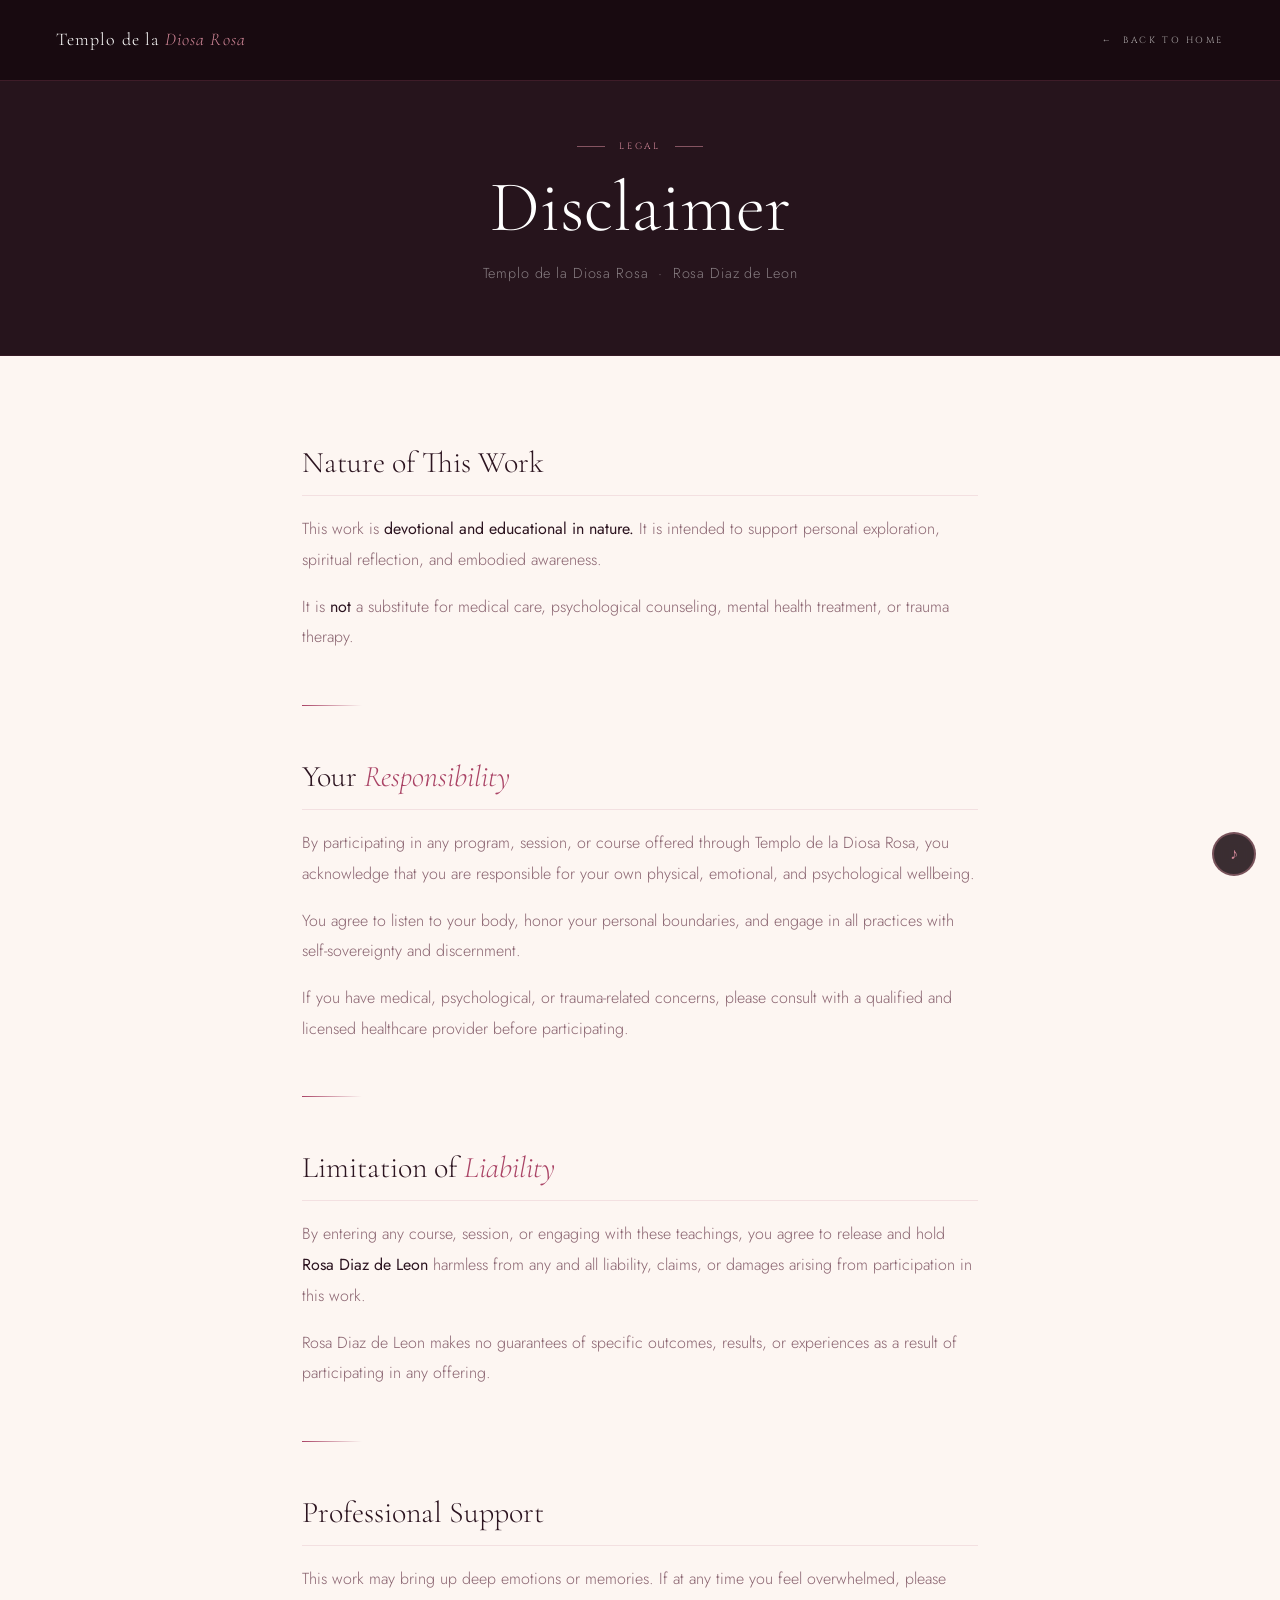
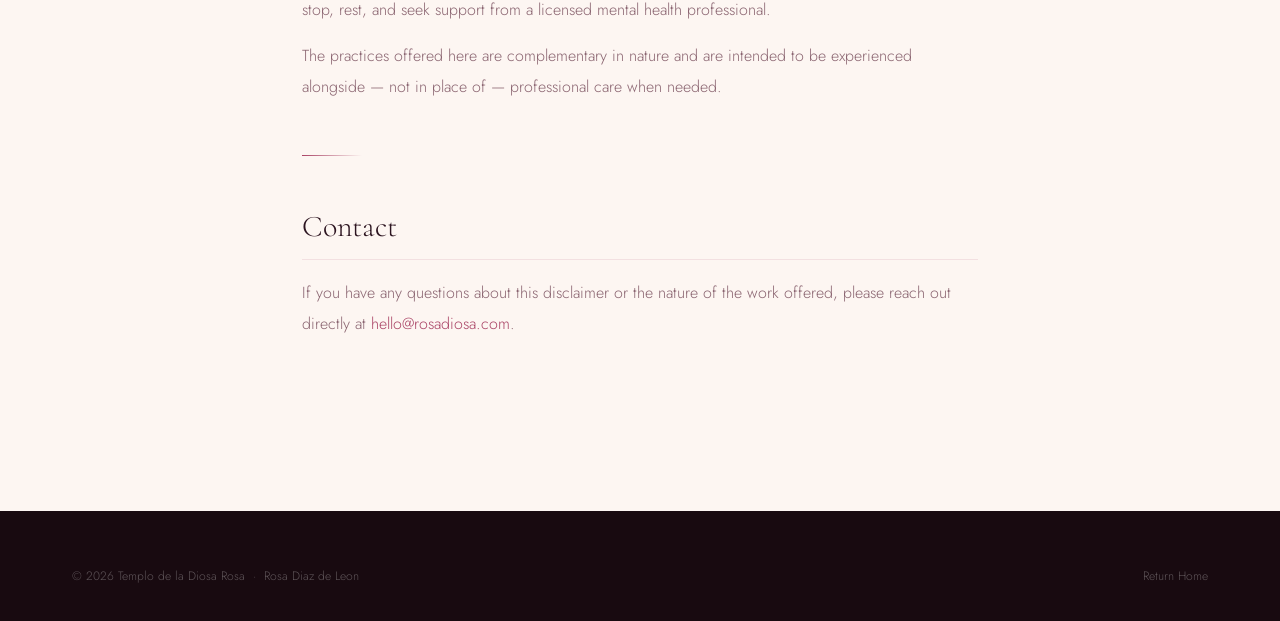
<file: disclaimer.html>
<!DOCTYPE html>
<html lang="en">
<head>
<meta charset="UTF-8">
<meta name="viewport" content="width=device-width, initial-scale=1.0">
<title>Disclaimer &mdash; Templo de la Diosa Rosa</title>
<meta name="description" content="A sacred space for women to remember their power, their bodies, and their inner medicine. With Rosa Diaz de Leon.">
<meta property="og:site_name" content="Templo de la Diosa Rosa">
<meta property="og:title" content="Disclaimer — Templo de la Diosa Rosa">
<meta property="og:description" content="A sacred space for women to remember their power, their bodies, and their inner medicine. With Rosa Diaz de Leon.">
<meta property="og:image" content="https://www.rosadiosa.com/rosa-social-share-image.jpg">
<meta property="og:url" content="https://www.rosadiosa.com/disclaimer">
<meta property="og:type" content="website">
<meta name="twitter:card" content="summary_large_image">
<meta name="twitter:image" content="https://www.rosadiosa.com/rosa-social-share-image.jpg">
<link rel="icon" type="image/png" href="favicon.png">
<link href="https://fonts.googleapis.com/css2?family=Cormorant+Garamond:ital,wght@0,300;0,400;1,300;1,400;1,500&family=Cinzel:wght@400;500&family=Jost:wght@200;300;400&display=swap" rel="stylesheet">
<style>
:root{
  --cream:#FDF6F2;--parch:#F5EAE4;
  --rose-pale:#D4899A;--rose:#AA4466;--rose-deep:#7A2842;
  --dark:#180A10;--bark:#26141C;
  --text:#2C1420;--muted:#8A6470;--border:rgba(170,68,102,.12);
}
*,*::before,*::after{box-sizing:border-box;margin:0;padding:0;}
html{scroll-behavior:smooth;}
body{font-family:'Jost',sans-serif;font-weight:300;background:var(--cream);color:var(--text);overflow-x:hidden;}
a{text-decoration:none;color:inherit;}
ul{list-style:none;}
h1,h2,h3{font-family:'Cormorant Garamond',serif;font-weight:300;}

/* NAV */
#nav{position:fixed;top:0;left:0;right:0;z-index:100;display:flex;align-items:center;justify-content:space-between;padding:30px 56px;background:rgba(24,10,16,.93);backdrop-filter:blur(14px);-webkit-backdrop-filter:blur(14px);box-shadow:0 1px 0 rgba(170,68,102,.18);}
.nav-logo{font-family:'Cormorant Garamond',serif;font-size:1.12rem;font-weight:300;color:#fff;letter-spacing:.06em;line-height:1.1;}
.nav-logo em{font-style:italic;color:var(--rose-pale);}
.nav-back{font-family:'Cinzel',serif;font-size:.57rem;letter-spacing:.28em;text-transform:uppercase;color:rgba(255,255,255,.65);display:inline-flex;align-items:center;gap:10px;transition:color .3s;}
.nav-back::before{content:'←';}
.nav-back:hover{color:var(--rose-pale);}

/* PAGE HERO */
.page-hero{background:var(--bark);padding:140px 72px 72px;text-align:center;border-bottom:1px solid var(--border);}
.page-hero .eyebrow{font-family:'Cinzel',serif;font-size:.57rem;letter-spacing:.32em;text-transform:uppercase;color:var(--rose-pale);margin-bottom:16px;display:flex;align-items:center;justify-content:center;gap:14px;}
.page-hero .eyebrow::before,.page-hero .eyebrow::after{content:'';width:28px;height:1px;background:currentColor;opacity:.55;flex-shrink:0;}
.page-hero h1{font-family:'Cormorant Garamond',serif;font-weight:300;font-size:clamp(36px,6vw,72px);color:#fff;margin-bottom:16px;line-height:1.1;}
.page-hero p{font-size:.9rem;color:rgba(255,255,255,.45);letter-spacing:.06em;}

/* CONTENT */
.disclaimer-body{max-width:820px;margin:0 auto;padding:88px 72px 120px;}
.disc-section{margin-bottom:52px;}
.disc-section h2{font-family:'Cormorant Garamond',serif;font-size:clamp(20px,2.8vw,30px);font-weight:300;color:var(--text);margin-bottom:18px;padding-bottom:14px;border-bottom:1px solid var(--border);}
.disc-section h2 em{font-style:italic;color:var(--rose);}
.disc-section p{font-size:1rem;line-height:1.92;color:var(--muted);margin-bottom:16px;}
.disc-section p:last-child{margin-bottom:0;}
.disc-section strong{color:var(--text);font-weight:400;}
.disc-divider{width:60px;height:1px;background:linear-gradient(to right,var(--rose),transparent);margin:52px 0;}

/* FOOTER */
footer{background:var(--dark);padding:56px 72px 36px;}
.footer-bottom{display:flex;justify-content:space-between;align-items:center;flex-wrap:wrap;gap:12px;}
.footer-bottom p,.footer-bottom a{font-size:.76rem;color:rgba(255,255,255,.3);}
.footer-bottom a:hover{color:var(--rose-pale);}

@media(max-width:760px){
  #nav{padding:18px 24px;}
  .page-hero{padding:110px 24px 56px;}
  .disclaimer-body{padding:60px 24px 88px;}
  footer{padding:40px 24px 28px;}
  .footer-bottom{flex-direction:column;align-items:flex-start;}
}

/* ── AUDIO TOGGLE (self-contained, portable) ── */
#audio-toggle{position:fixed;bottom:1.5rem;right:1.5rem;z-index:9999;width:44px;height:44px;border-radius:50%;border:2px solid rgba(212,137,154,.4);background:rgba(24,10,16,.85);backdrop-filter:blur(8px);-webkit-backdrop-filter:blur(8px);cursor:pointer;display:flex;align-items:center;justify-content:center;font-size:1rem;color:#d4899a;transition:border-color .2s,background .2s;-webkit-appearance:none;appearance:none;}
#audio-toggle:hover{border-color:#d4899a;background:rgba(24,10,16,.95);}
#audio-toggle.invite{animation:audioInvite 3.2s ease-in-out infinite;}
#audio-toggle.playing{border-color:rgba(212,137,154,.8);animation:audioPulse 2.4s ease-in-out infinite;}
@keyframes audioInvite{0%,100%{box-shadow:0 0 0 0 rgba(212,137,154,.28);}50%{box-shadow:0 0 12px 4px rgba(212,137,154,.38);}}
@keyframes audioPulse{0%,100%{box-shadow:0 0 0 0 rgba(212,137,154,0);}50%{box-shadow:0 0 0 6px rgba(212,137,154,.15);}}
#audio-toggle-label{position:fixed;bottom:1.5rem;right:4.5rem;z-index:9999;background:rgba(24,10,16,.9);color:#fdf6f2;font-family:'Cinzel',serif;font-size:.48rem;letter-spacing:.15em;text-transform:uppercase;padding:.4rem .75rem;pointer-events:none;opacity:0;transition:opacity .6s ease;white-space:nowrap;}
#audio-toggle-label.show{opacity:1;}
</style>
</head>
<body>

<nav id="nav">
  <a href="index.html" class="nav-logo">Templo de la <em>Diosa Rosa</em></a>
  <a href="index.html" class="nav-back">Back to Home</a>
</nav>

<div class="page-hero">
  <p class="eyebrow">Legal</p>
  <h1>Disclaimer</h1>
  <p>Templo de la Diosa Rosa &nbsp;&middot;&nbsp; Rosa Diaz de Leon</p>
</div>

<div class="disclaimer-body">

  <div class="disc-section">
    <h2>Nature of This Work</h2>
    <p>This work is <strong>devotional and educational in nature.</strong> It is intended to support personal exploration, spiritual reflection, and embodied awareness.</p>
    <p>It is <strong>not</strong> a substitute for medical care, psychological counseling, mental health treatment, or trauma therapy.</p>
  </div>

  <div class="disc-divider"></div>

  <div class="disc-section">
    <h2>Your <em>Responsibility</em></h2>
    <p>By participating in any program, session, or course offered through Templo de la Diosa Rosa, you acknowledge that you are responsible for your own physical, emotional, and psychological wellbeing.</p>
    <p>You agree to listen to your body, honor your personal boundaries, and engage in all practices with self-sovereignty and discernment.</p>
    <p>If you have medical, psychological, or trauma-related concerns, please consult with a qualified and licensed healthcare provider before participating.</p>
  </div>

  <div class="disc-divider"></div>

  <div class="disc-section">
    <h2>Limitation of <em>Liability</em></h2>
    <p>By entering any course, session, or engaging with these teachings, you agree to release and hold <strong>Rosa Diaz de Leon</strong> harmless from any and all liability, claims, or damages arising from participation in this work.</p>
    <p>Rosa Diaz de Leon makes no guarantees of specific outcomes, results, or experiences as a result of participating in any offering.</p>
  </div>

  <div class="disc-divider"></div>

  <div class="disc-section">
    <h2>Professional Support</h2>
    <p>This work may bring up deep emotions or memories. If at any time you feel overwhelmed, please stop, rest, and seek support from a licensed mental health professional.</p>
    <p>The practices offered here are complementary in nature and are intended to be experienced alongside &mdash; not in place of &mdash; professional care when needed.</p>
  </div>

  <div class="disc-divider"></div>

  <div class="disc-section">
    <h2>Contact</h2>
    <p>If you have any questions about this disclaimer or the nature of the work offered, please reach out directly at <a href="mailto:hello@rosadiosa.com" style="color:var(--rose);transition:opacity .3s;" onmouseover="this.style.opacity='.7'" onmouseout="this.style.opacity='1'">hello@rosadiosa.com</a>.</p>
  </div>

</div>

<footer>
  <div class="footer-bottom">
    <p>&copy; 2026 Templo de la Diosa Rosa &nbsp;&middot;&nbsp; Rosa Diaz de Leon</p>
    <a href="index.html">Return Home</a>
  </div>
</footer>

<script>
(function(){
  if(localStorage.getItem('rosaLang')!=='es')return;
  document.documentElement.lang='es';
  function q(s){return document.querySelector(s);}
  function set(s,h){var e=q(s);if(e)e.innerHTML=h;}

  var back=q('.nav-back');if(back)back.textContent='Volver al inicio';
  set('.page-hero h1','Descargo');

  var sectionData=[
    {h:'La Naturaleza de Este Trabajo',
     ps:['Este trabajo es <strong>devocional y educativo en su naturaleza.</strong> Est\xe1 destinado a apoyar la exploraci\xf3n personal, la reflexi\xf3n espiritual y la conciencia corporal encarnada.',
         'No es <strong>no</strong> un sustituto de la atenci\xf3n m\xe9dica, la consejer\xeda psicol\xf3gica, el tratamiento de salud mental ni la terapia de trauma.']},
    {h:'Tu <em>Responsabilidad</em>',
     ps:['Al participar en cualquier programa, sesi\xf3n o curso ofrecido a trav\xe9s de Templo de la Diosa Rosa, reconoces que eres responsable de tu propio bienestar f\xedsico, emocional y psicol\xf3gico.',
         'Aceptas escuchar tu cuerpo, honrar tus l\xedmites personales y participar en todas las pr\xe1cticas con soberan\xeda y discernimiento.',
         'Si tienes preocupaciones m\xe9dicas, psicol\xf3gicas o relacionadas con trauma, por favor consulta con un proveedor de salud calificado y licenciado antes de participar.']},
    {h:'Limitaci\xf3n de <em>Responsabilidad</em>',
     ps:['Al entrar en cualquier curso, sesi\xf3n o participar con estas ense\xf1anzas, aceptas liberar y eximir de responsabilidad a <strong>Rosa Diaz de Leon</strong> de cualquier reclamaci\xf3n o da\xf1o derivado de la participaci\xf3n en este trabajo.',
         'Rosa Diaz de Leon no ofrece garant\xedas de resultados, logros o experiencias espec\xedficas como resultado de participar en cualquier oferta.']},
    {h:'Apoyo Profesional',
     ps:['Este trabajo puede despertar emociones o recuerdos profundos. Si en alg\xfan momento te sientes abrumada, por favor det\xe9nte, descansa y busca apoyo de un profesional de salud mental licenciado.',
         'Las pr\xe1cticas ofrecidas aqu\xed son de naturaleza complementaria y est\xe1n destinadas a experimentarse junto a &mdash; no en lugar de &mdash; atenci\xf3n profesional cuando sea necesario.']},
    {h:'Contacto',
     ps:['Si tienes alguna pregunta sobre este descargo o la naturaleza del trabajo ofrecido, com\xfadn\xedcate directamente a <a href="mailto:hello@rosadiosa.com" style="color:var(--rose);transition:opacity .3s;" onmouseover="this.style.opacity=\'.7\'" onmouseout="this.style.opacity=\'1\'">hello@rosadiosa.com</a>.']}
  ];
  Array.from(document.querySelectorAll('.disc-section')).forEach(function(sec,i){
    var d=sectionData[i];if(!d)return;
    var h2=sec.querySelector('h2');if(h2)h2.innerHTML=d.h;
    Array.from(sec.querySelectorAll('p')).forEach(function(p,j){if(d.ps[j]!==undefined)p.innerHTML=d.ps[j];});
  });

  set('.footer-bottom p','&copy; 2026 Templo de la Diosa Rosa &nbsp;&middot;&nbsp; Rosa Diaz de Leon');
  var fba=q('.footer-bottom a');if(fba)fba.textContent='Volver al inicio';
})();
</script>

<audio id="bgAudio" preload="auto"></audio>
<button id="audio-toggle" class="invite" aria-label="Toggle background music" title="Play background music">♪</button>
<div id="audio-toggle-label" aria-hidden="true"></div>
<script>
(function(){
  var btn=document.getElementById('audio-toggle');
  var audio=document.getElementById('bgAudio');
  var label=document.getElementById('audio-toggle-label');
  if(!btn||!audio)return;
  audio.volume=0.7;

  var TRACKS=[
    {src:'/audio/dreams-rewound.mp3',title:'Dreams Rewound',artist:'Ethan Echo & Jody Livin'},
    {src:'/audio/times-embrace.mp3',title:"Time's Embrace",artist:'Ethan Echo & Jody Livin'}
  ];
  var trackIndex=0;
  var labelTimer=null;
  var STATE_KEY='rosa_audio_state';

  function updateLabel(){
    if(!label)return;
    var t=TRACKS[trackIndex];
    label.textContent=t.title+' — '+t.artist;
  }
  function flashLabel(){
    if(!label)return;
    clearTimeout(labelTimer);
    label.classList.add('show');
    labelTimer=setTimeout(function(){label.classList.remove('show');},3000);
  }
  function saveState(){
    try{
      sessionStorage.setItem(STATE_KEY,JSON.stringify({
        trackIndex:trackIndex,
        currentTime:audio.currentTime||0,
        playing:!audio.paused
      }));
    }catch(e){}
  }
  function readState(){
    try{
      var raw=sessionStorage.getItem(STATE_KEY);
      return raw?JSON.parse(raw):null;
    }catch(e){return null;}
  }
  function loadTrack(i){
    trackIndex=(i+TRACKS.length)%TRACKS.length;
    audio.src=TRACKS[trackIndex].src;
    audio.load();
    updateLabel();
  }

  audio.addEventListener('play',function(){
    btn.classList.add('playing');
    btn.classList.remove('invite');
    btn.title='Pause background music';
    updateLabel();
    flashLabel();
    saveState();
  });
  audio.addEventListener('pause',function(){
    btn.classList.remove('playing');
    btn.title='Play background music';
    saveState();
  });
  audio.addEventListener('ended',function(){
    loadTrack(trackIndex+1);
    audio.play();
  });
  audio.addEventListener('timeupdate',function(){
    if(Math.floor(audio.currentTime)%2===0)saveState();
  });
  window.addEventListener('pagehide',saveState);

  var resumed=readState();
  if(resumed&&TRACKS[resumed.trackIndex]){
    loadTrack(resumed.trackIndex);
    audio.addEventListener('loadedmetadata',function once(){
      audio.currentTime=resumed.currentTime||0;
      audio.removeEventListener('loadedmetadata',once);
      if(resumed.playing){
        audio.play().catch(function(){});
      }
    });
  }else{
    loadTrack(0);
  }

  btn.addEventListener('click',function(){
    if(audio.paused){
      audio.play();
    }else{
      audio.pause();
    }
  });

  window.rosaPlayTrack=function(i){
    loadTrack(i);
    audio.play();
  };
})();
</script>
</body>
</html>
</file>
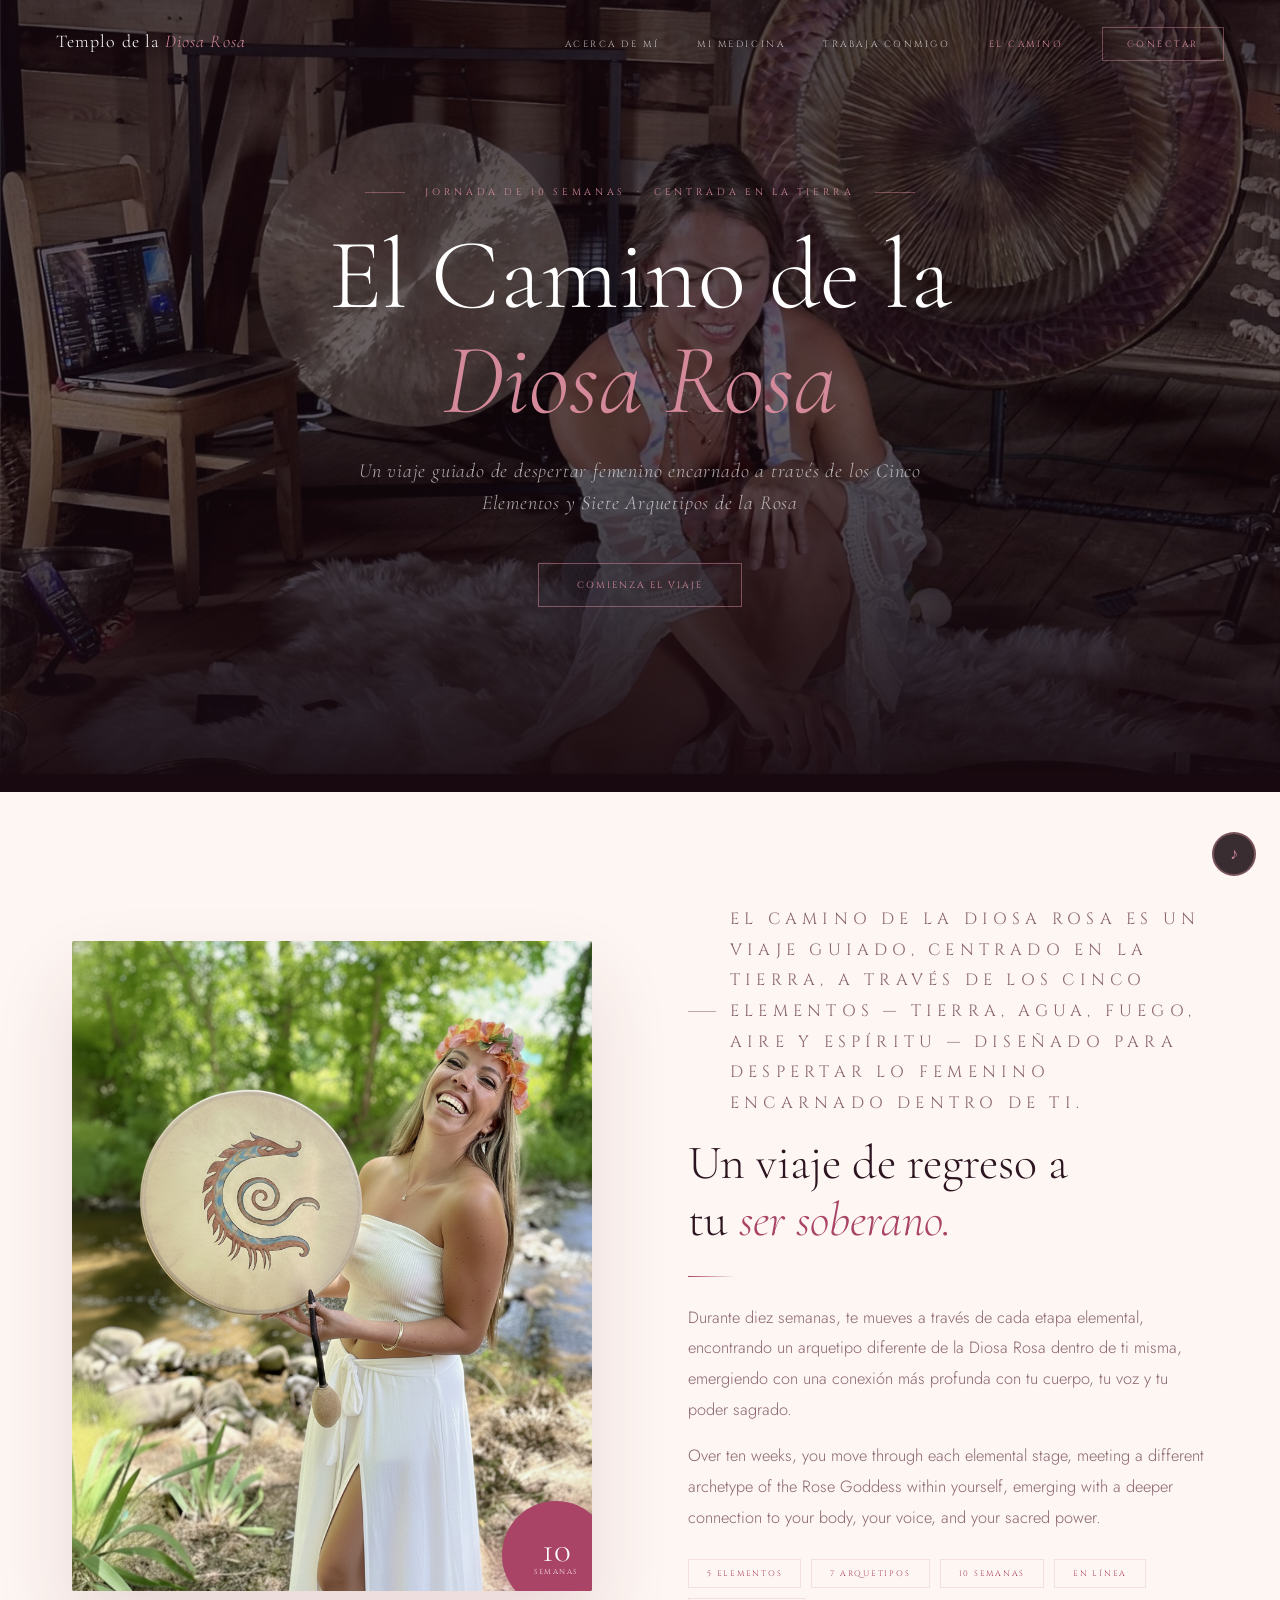
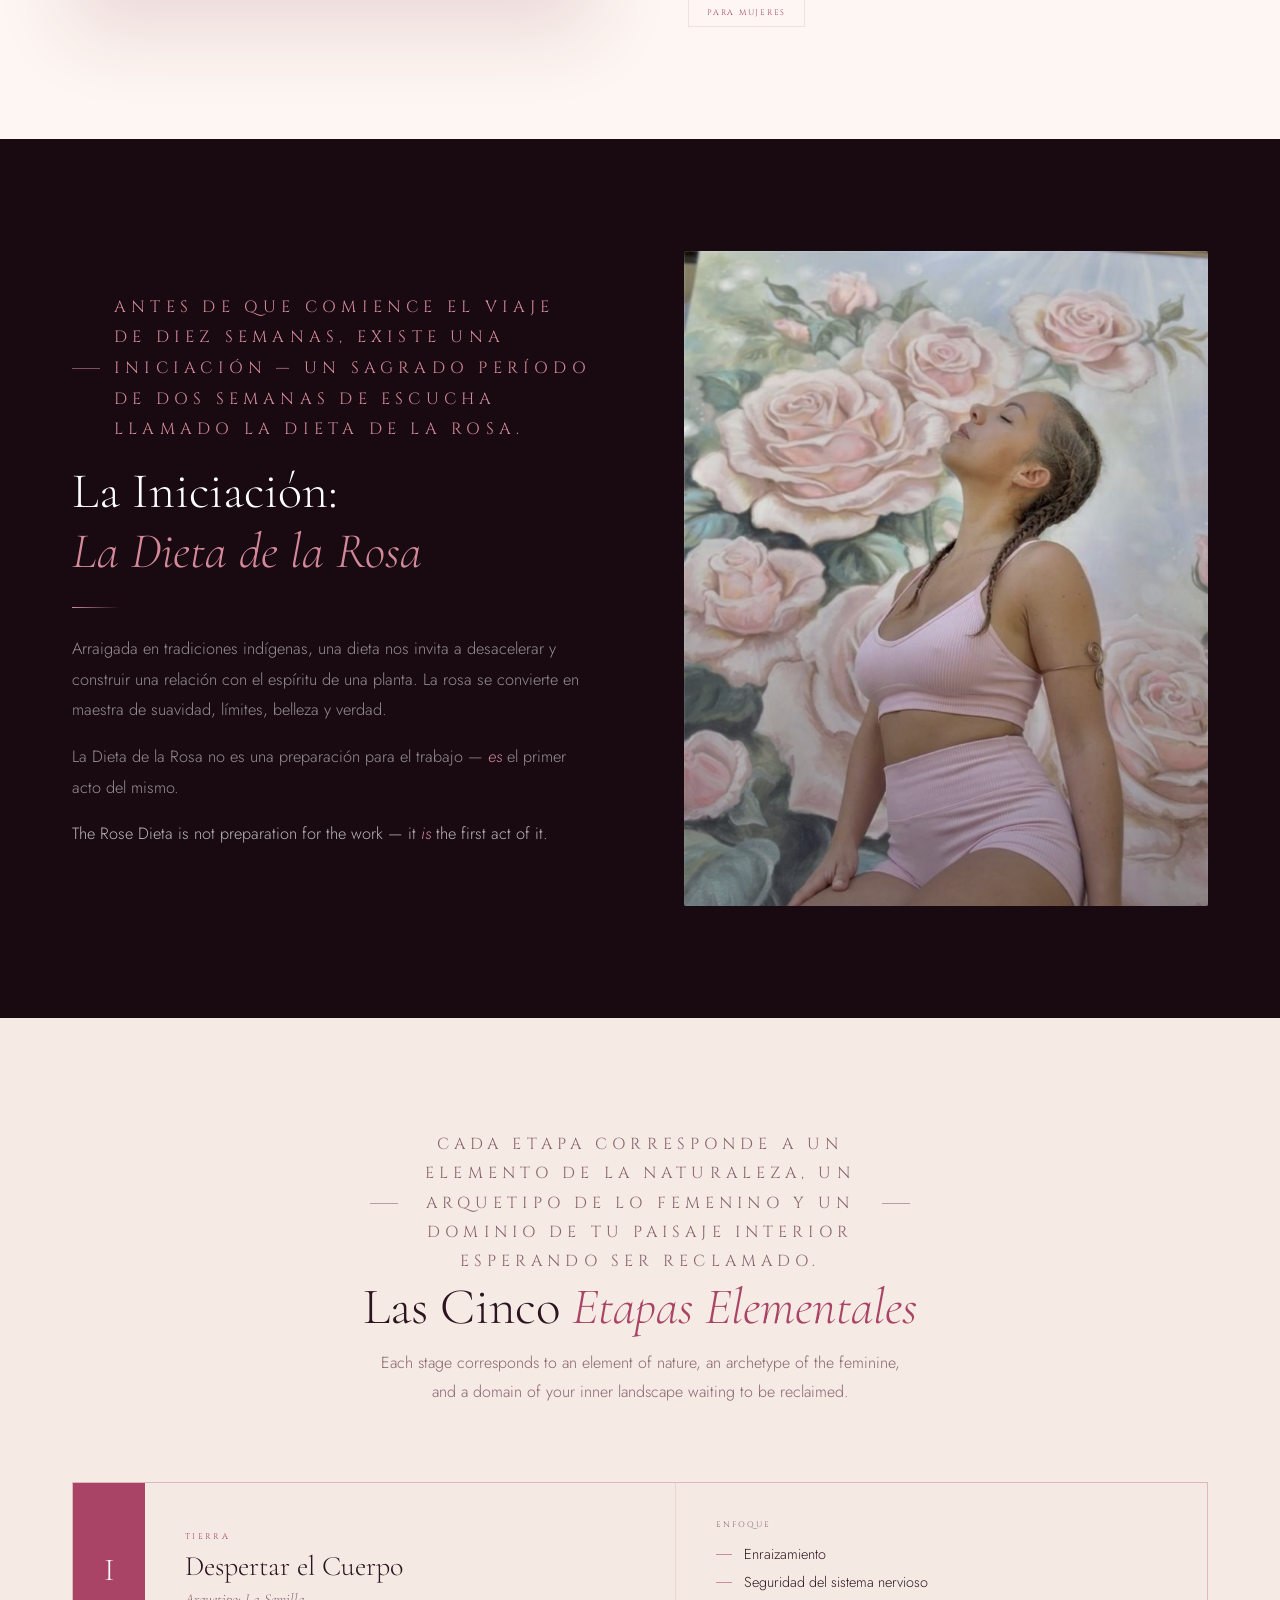
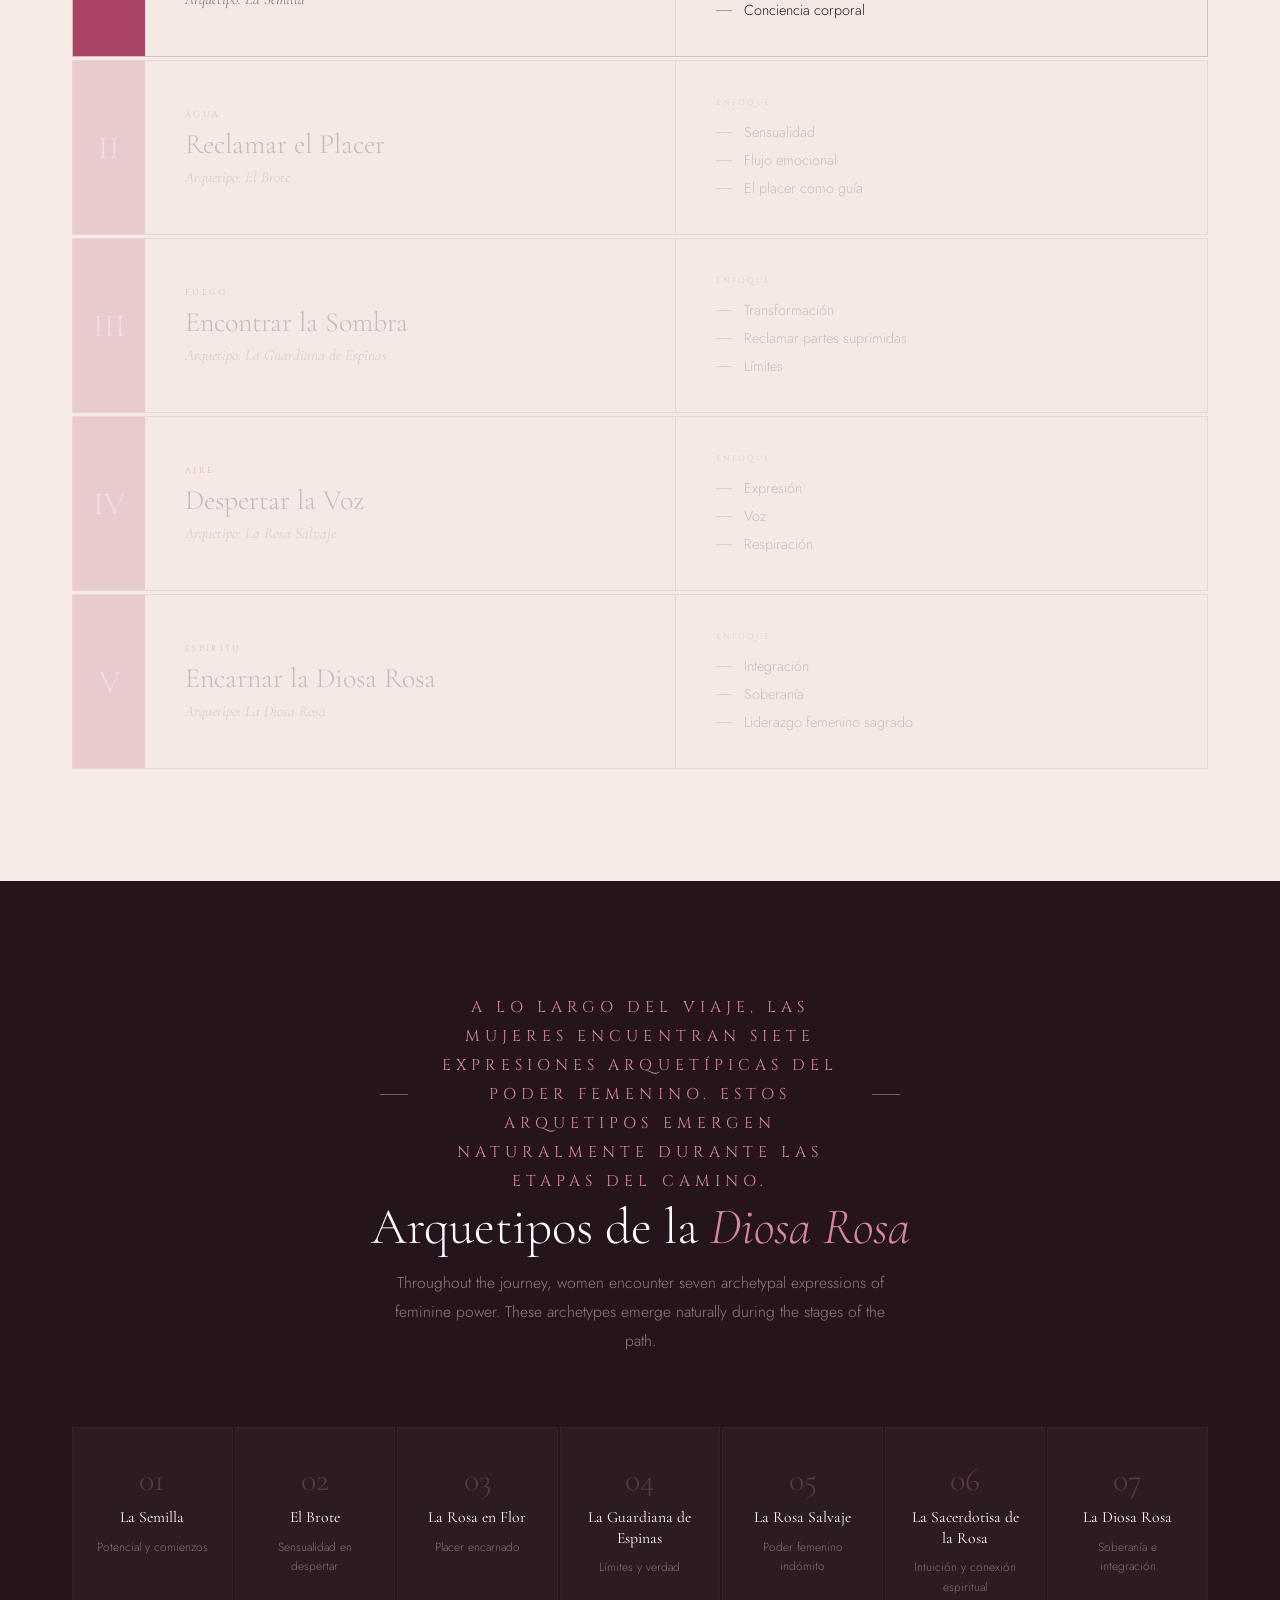
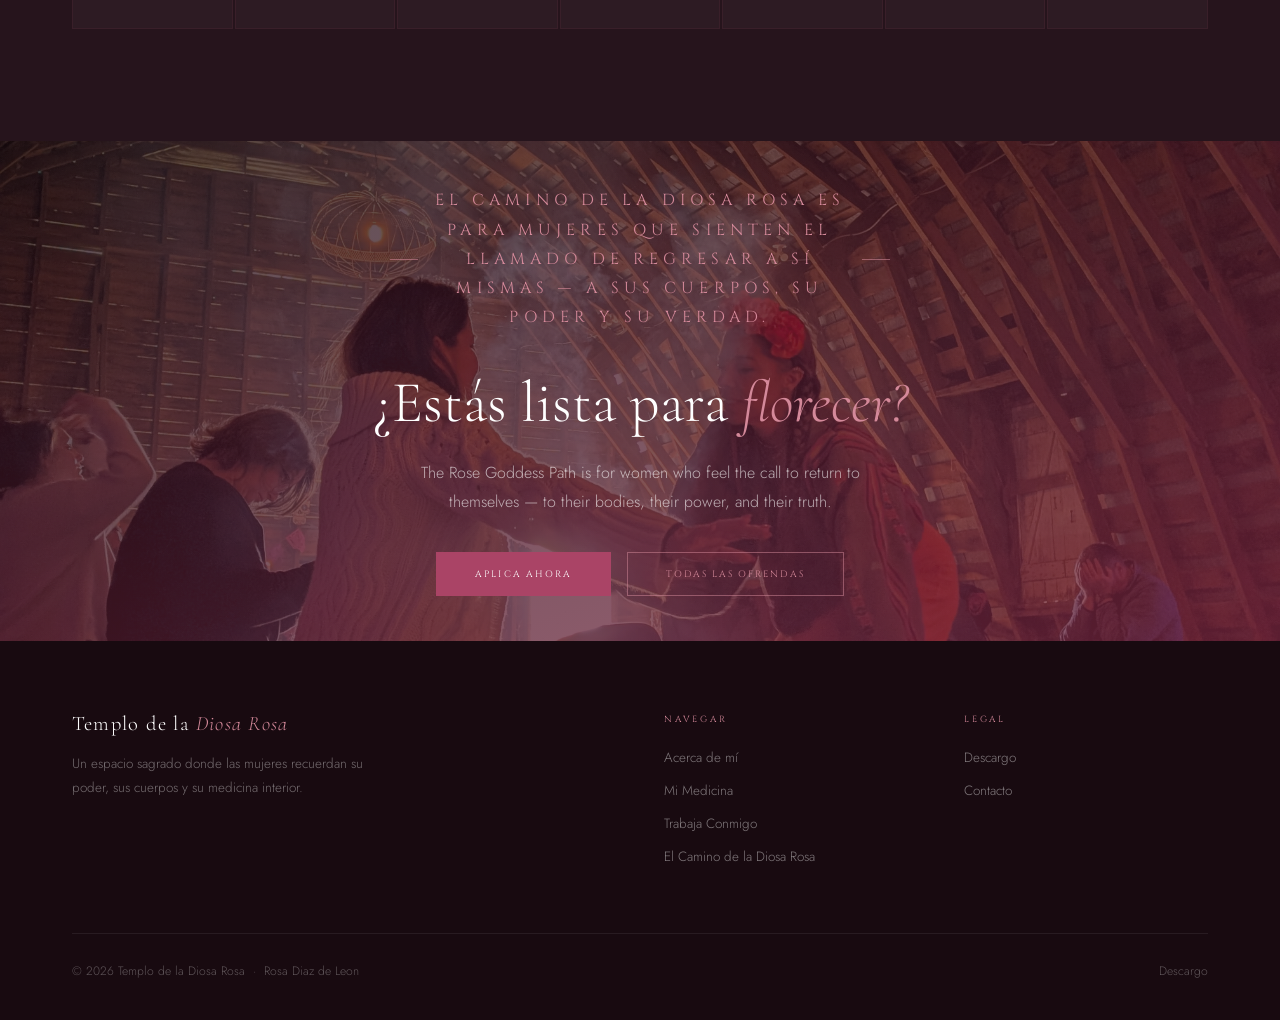
<file: program.html>
<!DOCTYPE html>
<html lang="en">
<head>
<meta charset="UTF-8">
<meta name="viewport" content="width=device-width, initial-scale=1.0">
<title>The Rose Goddess Path &mdash; Templo de la Diosa Rosa</title>
<meta name="description" content="A 10-week earth-centered journey of embodied feminine awakening. Five elemental stages, seven archetypes, one complete transformation.">
<meta property="og:site_name" content="Templo de la Diosa Rosa">
<meta property="og:title" content="The Rose Goddess Path — Templo de la Diosa Rosa">
<meta property="og:description" content="A 10-week earth-centered journey of embodied feminine awakening. Five elemental stages, seven archetypes, one complete transformation.">
<meta property="og:image" content="https://www.rosadiosa.com/rosa-social-share-image.jpg">
<meta property="og:url" content="https://www.rosadiosa.com/program">
<meta property="og:type" content="website">
<meta name="twitter:card" content="summary_large_image">
<meta name="twitter:image" content="https://www.rosadiosa.com/rosa-social-share-image.jpg">
<link rel="icon" type="image/png" href="favicon.png">
<link href="https://fonts.googleapis.com/css2?family=Cormorant+Garamond:ital,wght@0,300;0,400;1,300;1,400;1,500&family=Cinzel:wght@400;500&family=Jost:wght@200;300;400&display=swap" rel="stylesheet">
<style>
:root{
  --cream:#FDF6F2;--parch:#F5EAE4;--blush:#EDD0D6;
  --rose-pale:#D4899A;--rose:#AA4466;--rose-deep:#7A2842;
  --dark:#180A10;--bark:#26141C;--gold:#C9A96E;
  --text:#2C1420;--muted:#8A6470;--border:rgba(170,68,102,.12);
}
*,*::before,*::after{box-sizing:border-box;margin:0;padding:0;}
html{scroll-behavior:smooth;}
body{font-family:'Jost',sans-serif;font-weight:300;background:var(--cream);color:var(--text);overflow-x:hidden;}
img{display:block;max-width:100%;}
a{text-decoration:none;color:inherit;}
ul{list-style:none;}
h1,h2,h3,h4{font-family:'Cormorant Garamond',serif;font-weight:300;}

.rv  {opacity:0;transform:translateY(30px);transition:opacity .9s cubic-bezier(.16,1,.3,1),transform .9s cubic-bezier(.16,1,.3,1);}
.rv-l{opacity:0;transform:translateX(-30px);transition:opacity .9s cubic-bezier(.16,1,.3,1),transform .9s cubic-bezier(.16,1,.3,1);}
.rv-r{opacity:0;transform:translateX(30px);transition:opacity .9s cubic-bezier(.16,1,.3,1),transform .9s cubic-bezier(.16,1,.3,1);}
.rv.vis,.rv-l.vis,.rv-r.vis{opacity:1;transform:translate(0);}

/* NAV */
#nav{position:fixed;top:0;left:0;right:0;z-index:100;display:flex;align-items:center;justify-content:space-between;padding:30px 56px;transition:background .45s,padding .45s,box-shadow .45s;}
#nav.scrolled{background:rgba(24,10,16,.93);backdrop-filter:blur(14px);-webkit-backdrop-filter:blur(14px);padding:18px 56px;box-shadow:0 1px 0 rgba(170,68,102,.18);}
.nav-logo{font-family:'Cormorant Garamond',serif;font-size:1.12rem;font-weight:300;color:#fff;letter-spacing:.06em;line-height:1.1;}
.nav-logo em{font-style:italic;color:var(--rose-pale);}
.nav-links{display:flex;gap:38px;align-items:center;}
.nav-links a{font-family:'Cinzel',serif;font-size:.57rem;letter-spacing:.28em;text-transform:uppercase;color:rgba(255,255,255,.7);transition:color .3s;}
.nav-links a:hover,.nav-links a.active{color:var(--rose-pale);}
.nav-cta{color:var(--rose-pale) !important;border:1px solid rgba(212,137,154,.45);padding:10px 24px;transition:all .35s;}
.nav-cta:hover{background:var(--rose-pale);color:var(--dark) !important;}
.burger{display:none;flex-direction:column;gap:5px;cursor:pointer;padding:4px;z-index:102;}
.burger span{display:block;width:26px;height:1px;background:#fff;transition:all .3s;}
.burger.open span:nth-child(1){transform:translateY(6px) rotate(45deg);}
.burger.open span:nth-child(2){opacity:0;}
.burger.open span:nth-child(3){transform:translateY(-6px) rotate(-45deg);}

/* BUTTONS */
.btn-ghost{font-family:'Cinzel',serif;font-size:.58rem;letter-spacing:.22em;text-transform:uppercase;padding:15px 38px;border:1px solid rgba(212,137,154,.5);color:var(--rose-pale);transition:all .35s;display:inline-block;}
.btn-ghost:hover{background:var(--rose-pale);color:var(--dark);}
.btn-fill{font-family:'Cinzel',serif;font-size:.58rem;letter-spacing:.22em;text-transform:uppercase;padding:15px 38px;background:var(--rose);color:#fff;border:1px solid var(--rose);transition:all .35s;display:inline-block;}
.btn-fill:hover{background:var(--rose-deep);border-color:var(--rose-deep);}

/* UTILITIES */
.eyebrow{font-family:'Cinzel',serif;font-size:.57rem;letter-spacing:.32em;text-transform:uppercase;color:var(--rose);margin-bottom:14px;display:flex;align-items:center;gap:14px;}
.eyebrow::before{content:'';width:28px;height:1px;background:currentColor;opacity:.55;flex-shrink:0;}
.eyebrow-c{justify-content:center;}
.eyebrow-c::after{content:'';width:28px;height:1px;background:currentColor;opacity:.55;flex-shrink:0;}
.divider{width:48px;height:1px;background:linear-gradient(to right,var(--rose),transparent);margin:26px 0;}

/* PROGRAM HERO */
.prog-hero{position:relative;height:88vh;min-height:580px;display:flex;align-items:center;justify-content:center;overflow:hidden;background:var(--dark);}
.prog-hero-bg{position:absolute;top:0;left:0;width:100%;height:100%;object-fit:cover;object-position:center center;opacity:.55;will-change:transform;}
.prog-hero-overlay{position:absolute;inset:0;background:linear-gradient(to top,rgba(24,10,16,.92) 0%,rgba(24,10,16,.28) 50%,rgba(24,10,16,.55) 100%);}
.prog-hero-content{position:relative;z-index:2;text-align:center;padding:0 10%;}
.prog-hero-eyebrow{font-family:'Cinzel',serif;font-size:.6rem;letter-spacing:.38em;text-transform:uppercase;color:var(--rose-pale);opacity:.82;margin-bottom:24px;display:flex;align-items:center;justify-content:center;gap:20px;}
.hero-line{width:40px;height:1px;background:var(--rose-pale);opacity:.45;}
.prog-hero h1{font-family:'Cormorant Garamond',serif;font-weight:300;font-size:clamp(46px,8vw,100px);line-height:1.05;color:#fff;margin-bottom:22px;}
.prog-hero h1 em{display:block;font-style:italic;color:var(--rose-pale);}
.prog-hero-sub{font-family:'Cormorant Garamond',serif;font-style:italic;font-size:clamp(15px,2vw,20px);color:rgba(255,255,255,.65);letter-spacing:.04em;max-width:600px;margin:0 auto 44px;line-height:1.6;}
.prog-hero-content > *{opacity:0;animation:hUp .9s cubic-bezier(.16,1,.3,1) forwards;}
.prog-hero-eyebrow{animation-delay:.3s;}.prog-hero h1{animation-delay:.5s;}.prog-hero-sub{animation-delay:.7s;}.prog-hero .btn-ghost{animation-delay:.88s;}
@keyframes hUp{from{opacity:0;transform:translateY(24px);}to{opacity:1;transform:none;}}

/* OVERVIEW */
.overview{padding:112px 72px;background:var(--cream);display:grid;grid-template-columns:1fr 1fr;gap:96px;align-items:center;}
.overview-img{position:relative;overflow:hidden;border-radius:2px;box-shadow:0 40px 80px rgba(122,40,66,.14);}
.overview-img img{width:100%;aspect-ratio:4/5;object-fit:cover;display:block;transition:transform 8s ease;}
.overview-img:hover img{transform:scale(1.04);}
.overview-badge{
  position:absolute;bottom:-18px;right:-18px;
  background:var(--rose);color:#fff;
  width:108px;height:108px;border-radius:50%;
  display:flex;flex-direction:column;align-items:center;justify-content:center;
  box-shadow:0 16px 40px rgba(170,68,102,.4);
}
.overview-badge .badge-num{font-family:'Cormorant Garamond',serif;font-size:2.2rem;font-weight:300;line-height:1;}
.overview-badge .badge-label{font-family:'Cinzel',serif;font-size:.45rem;letter-spacing:.22em;text-transform:uppercase;opacity:.85;}
.overview-text h2{font-size:clamp(28px,3.8vw,48px);line-height:1.2;margin-bottom:22px;}
.overview-text h2 em{font-style:italic;color:var(--rose);}
.overview-text p{font-size:1.02rem;line-height:1.88;color:var(--muted);margin-bottom:16px;}
.pills{display:flex;flex-wrap:wrap;gap:10px;margin-top:26px;}
.pill{font-family:'Cinzel',serif;font-size:.5rem;letter-spacing:.22em;text-transform:uppercase;padding:8px 18px;border:1px solid var(--border);color:var(--rose);}

/* INITIATION */
.initiation{background:var(--dark);padding:112px 72px;display:grid;grid-template-columns:1fr 1fr;gap:88px;align-items:center;}
.init-text h2{color:#fff;font-size:clamp(28px,4vw,50px);line-height:1.2;margin-bottom:22px;}
.init-text h2 em{font-style:italic;color:var(--rose-pale);}
.init-text p{font-size:1.02rem;line-height:1.88;color:rgba(255,255,255,.55);margin-bottom:16px;}
.init-text .divider{background:linear-gradient(to right,var(--rose-pale),transparent);}
.init-img{position:relative;overflow:hidden;border-radius:2px;}
.init-img img{width:100%;aspect-ratio:4/5;object-fit:cover;object-position:center top;display:block;transition:transform 8s ease;}
.init-img:hover img{transform:scale(1.04);}
.init-img::after{content:'';position:absolute;inset:0;background:linear-gradient(to top,rgba(24,10,16,.35),transparent 60%);}

/* STAGES */
.stages{padding:112px 72px;background:var(--parch);}
.stages-hd{text-align:center;margin-bottom:76px;}
.stages-hd h2{font-size:clamp(28px,4vw,52px);margin-bottom:10px;}
.stages-hd h2 em{font-style:italic;color:var(--rose);}
.stages-hd p{font-size:1rem;line-height:1.82;color:var(--muted);max-width:540px;margin:0 auto;}
.stages-list{display:flex;flex-direction:column;gap:3px;}
.stage-row{display:grid;grid-template-columns:72px 1fr 1fr;position:relative;overflow:hidden;border:1px solid var(--border);transition:border-color .4s;min-height:110px;}
/* bg photo layer */
.stage-row::before{content:'';position:absolute;inset:0;background-size:cover;background-position:center;opacity:0;filter:saturate(.6) brightness(.6);transition:opacity .5s;z-index:0;}
/* tinted overlay */
.stage-row::after{content:'';position:absolute;inset:0;background:rgba(245,234,228,.92);z-index:1;transition:background .4s;}
.stage-row > *{position:relative;z-index:2;}
/* all rows dimmed by default */
.stage-num{display:flex;align-items:center;justify-content:center;background:rgba(170,68,102,.18);color:rgba(255,255,255,.4);font-family:'Cormorant Garamond',serif;font-size:2rem;font-weight:300;flex-shrink:0;transition:background .4s,color .4s;}
.stage-body{padding:36px 40px;display:flex;flex-direction:column;justify-content:center;border-right:1px solid var(--border);}
.stage-element{font-family:'Cinzel',serif;font-size:.52rem;letter-spacing:.28em;text-transform:uppercase;color:rgba(170,68,102,.28);margin-bottom:8px;transition:color .4s;}
.stage-body h3{font-size:clamp(18px,2.4vw,28px);line-height:1.2;margin-bottom:6px;color:rgba(44,20,32,.22);transition:color .4s;}
.stage-archetype{font-family:'Cormorant Garamond',serif;font-style:italic;font-size:.96rem;color:rgba(138,100,112,.24);transition:color .4s;}
.stage-focus{padding:36px 40px;display:flex;flex-direction:column;justify-content:center;}
.stage-focus-label{font-family:'Cinzel',serif;font-size:.5rem;letter-spacing:.25em;text-transform:uppercase;color:rgba(138,100,112,.2);margin-bottom:14px;transition:color .4s;}
.stage-focus ul{display:flex;flex-direction:column;gap:8px;}
.stage-focus li{font-size:.9rem;color:rgba(44,20,32,.2);display:flex;align-items:center;gap:12px;transition:color .4s;}
.stage-focus li::before{content:'';width:16px;height:1px;background:var(--rose);opacity:.18;flex-shrink:0;transition:opacity .4s;}
/* active / hover — illuminate */
.stage-row.active,.stage-row:hover{border-color:rgba(170,68,102,.3);}
.stage-row.active::before,.stage-row:hover::before{opacity:.52;}
.stage-row.active::after,.stage-row:hover::after{background:rgba(245,234,228,.58);}
.stage-row.active .stage-num,.stage-row:hover .stage-num{background:var(--rose);color:#fff;}
.stage-row.active .stage-element,.stage-row:hover .stage-element{color:var(--rose);}
.stage-row.active .stage-body h3,.stage-row:hover .stage-body h3{color:var(--text);}
.stage-row.active .stage-archetype,.stage-row:hover .stage-archetype{color:var(--muted);}
.stage-row.active .stage-focus-label,.stage-row:hover .stage-focus-label{color:var(--muted);}
.stage-row.active .stage-focus li,.stage-row:hover .stage-focus li{color:var(--text);}
.stage-row.active .stage-focus li::before,.stage-row:hover .stage-focus li::before{opacity:.55;}
/* per-row Unsplash bg images matching each archetype */
.stage-row:nth-child(1)::before{background-image:url('https://images.unsplash.com/photo-1671164458343-34007812c289?auto=format&fit=crop&w=1600&q=80');}
.stage-row:nth-child(2)::before{background-image:url('https://images.unsplash.com/photo-1746941156236-35287878fcf2?auto=format&fit=crop&w=1600&q=80');}
.stage-row:nth-child(3)::before{background-image:url('https://images.unsplash.com/photo-1670772024735-d23ff38aabff?auto=format&fit=crop&w=1600&q=80');}
.stage-row:nth-child(4)::before{background-image:url('https://images.unsplash.com/photo-1434073258536-670ac0e5ee06?auto=format&fit=crop&w=1600&q=80');}
.stage-row:nth-child(5)::before{background-image:url('https://images.unsplash.com/photo-1740772405060-577d40b6c8fd?auto=format&fit=crop&w=1600&q=80');}

/* ARCHETYPES */
.archetypes{background:var(--bark);padding:112px 72px;}
.archetypes-hd{text-align:center;margin-bottom:72px;}
.archetypes-hd h2{color:#fff;font-size:clamp(28px,4vw,52px);margin-bottom:10px;}
.archetypes-hd h2 em{font-style:italic;color:var(--rose-pale);}
.archetypes-hd p{color:rgba(255,255,255,.45);font-size:.98rem;line-height:1.85;max-width:520px;margin:0 auto;}
.arch-grid{display:grid;grid-template-columns:repeat(7,1fr);gap:2px;}
.arch-card{background:rgba(255,255,255,.03);border:1px solid rgba(170,68,102,.1);padding:36px 20px 32px;text-align:center;transition:background .35s,border-color .35s;position:relative;overflow:hidden;}
.arch-card::after{content:'';position:absolute;bottom:0;left:0;right:0;height:2px;background:linear-gradient(to right,transparent,var(--rose-pale),transparent);transform:scaleX(0);transition:transform .45s cubic-bezier(.16,1,.3,1);}
.arch-card:hover{background:rgba(170,68,102,.07);border-color:rgba(170,68,102,.22);}
.arch-card:hover::after{transform:scaleX(1);}
.arch-num{font-family:'Cormorant Garamond',serif;font-size:2rem;font-weight:300;color:var(--rose-pale);opacity:.28;line-height:1;margin-bottom:12px;}
.arch-card h3{font-family:'Cormorant Garamond',serif;font-size:.98rem;font-weight:400;color:#fff;margin-bottom:8px;line-height:1.3;}
.arch-card p{font-size:.74rem;line-height:1.65;color:rgba(255,255,255,.38);}

/* PROGRAM CTA */
.prog-cta{position:relative;min-height:500px;display:flex;align-items:center;justify-content:center;overflow:hidden;}
.prog-cta-bg{position:absolute;inset:0;width:100%;height:112%;object-fit:cover;will-change:transform;}
.prog-cta-grad{position:absolute;inset:0;background:linear-gradient(160deg,rgba(24,10,16,.72),rgba(122,40,66,.75));}
.prog-cta-body{position:relative;z-index:2;text-align:center;padding:0 10%;color:#fff;}
.prog-cta-body h2{font-size:clamp(26px,5vw,58px);line-height:1.2;margin-bottom:20px;font-weight:300;}
.prog-cta-body h2 em{font-style:italic;color:var(--rose-pale);}
.prog-cta-body p{font-size:1rem;color:rgba(255,255,255,.62);max-width:500px;margin:0 auto 36px;line-height:1.82;}
.prog-cta-btns{display:flex;gap:16px;justify-content:center;flex-wrap:wrap;}

/* FOOTER */
footer{background:var(--dark);padding:72px 72px 40px;}
.footer-grid{display:grid;grid-template-columns:2.2fr 1fr 1fr;gap:56px;margin-bottom:56px;}
.footer-brand .nav-logo{font-size:1.28rem;color:#fff;display:block;margin-bottom:16px;}
.footer-brand p{font-size:.84rem;line-height:1.82;color:rgba(255,255,255,.4);max-width:300px;}
.footer-col h4{font-family:'Cinzel',serif;font-size:.56rem;letter-spacing:.3em;text-transform:uppercase;color:var(--rose-pale);margin-bottom:20px;}
.footer-col li{margin-bottom:10px;}
.footer-col a{font-size:.84rem;color:rgba(255,255,255,.45);transition:color .3s;}
.footer-col a:hover{color:var(--rose-pale);}
.footer-bottom{border-top:1px solid rgba(255,255,255,.07);padding-top:28px;display:flex;justify-content:space-between;align-items:center;flex-wrap:wrap;gap:12px;}
.footer-bottom p,.footer-bottom a{font-size:.76rem;color:rgba(255,255,255,.3);}
.footer-bottom a:hover{color:var(--rose-pale);}

/* RESPONSIVE */
@media(max-width:960px){
  #nav{padding:22px 24px;}#nav.scrolled{padding:16px 24px;}
  .nav-links{display:none;flex-direction:column;position:fixed;inset:0;background:rgba(24,10,16,.97);justify-content:center;align-items:center;gap:30px;z-index:100;}
  .nav-links.open{display:flex;}.nav-links a{font-size:.72rem;}
  .burger{display:flex;}
  .overview,.initiation{grid-template-columns:1fr;padding:88px 28px;gap:52px;}
  .initiation .init-img{order:-1;}
  .stages{padding:88px 28px;}
  .stage-row{grid-template-columns:60px 1fr;}
  .stage-focus{display:none;}
  .archetypes{padding:88px 28px;}
  .arch-grid{grid-template-columns:repeat(3,1fr);}
  .footer-grid{grid-template-columns:1fr;gap:36px;}
  footer{padding:56px 28px 32px;}
}
@media(max-width:600px){
  .prog-hero h1{font-size:clamp(38px,11vw,62px);}
  .arch-grid{grid-template-columns:repeat(2,1fr);}
  .overview,.initiation{padding:72px 20px;}
  .stage-body{padding:24px 20px;}
  .footer-bottom{flex-direction:column;align-items:flex-start;}
  .prog-cta-body{padding:0 24px;}
}

/* ── AUDIO TOGGLE (self-contained, portable) ── */
#audio-toggle{position:fixed;bottom:1.5rem;right:1.5rem;z-index:9999;width:44px;height:44px;border-radius:50%;border:2px solid rgba(212,137,154,.4);background:rgba(24,10,16,.85);backdrop-filter:blur(8px);-webkit-backdrop-filter:blur(8px);cursor:pointer;display:flex;align-items:center;justify-content:center;font-size:1rem;color:#d4899a;transition:border-color .2s,background .2s;-webkit-appearance:none;appearance:none;}
#audio-toggle:hover{border-color:#d4899a;background:rgba(24,10,16,.95);}
#audio-toggle.invite{animation:audioInvite 3.2s ease-in-out infinite;}
#audio-toggle.playing{border-color:rgba(212,137,154,.8);animation:audioPulse 2.4s ease-in-out infinite;}
@keyframes audioInvite{0%,100%{box-shadow:0 0 0 0 rgba(212,137,154,.28);}50%{box-shadow:0 0 12px 4px rgba(212,137,154,.38);}}
@keyframes audioPulse{0%,100%{box-shadow:0 0 0 0 rgba(212,137,154,0);}50%{box-shadow:0 0 0 6px rgba(212,137,154,.15);}}
#audio-toggle-label{position:fixed;bottom:1.5rem;right:4.5rem;z-index:9999;background:rgba(24,10,16,.9);color:#fdf6f2;font-family:'Cinzel',serif;font-size:.48rem;letter-spacing:.15em;text-transform:uppercase;padding:.4rem .75rem;pointer-events:none;opacity:0;transition:opacity .6s ease;white-space:nowrap;}
#audio-toggle-label.show{opacity:1;}
</style>
</head>
<body>

<nav id="nav">
  <a href="index.html" class="nav-logo">Templo de la <em>Diosa Rosa</em></a>
  <div class="burger" id="burger" role="button" tabindex="0" aria-label="Toggle menu">
    <span></span><span></span><span></span>
  </div>
  <ul class="nav-links" id="nav-menu">
    <li><a href="index.html#about">About</a></li>
    <li><a href="index.html#medicine">My Medicine</a></li>
    <li><a href="index.html#work">Work With Me</a></li>
    <li><a href="program.html" class="active">The Path</a></li>
    <li><a href="index.html#contact" class="nav-cta">Connect</a></li>
  </ul>
</nav>

<!-- HERO -->
<section class="prog-hero">
  <img src="images/rosa-soundbowls.jpg" alt="" class="prog-hero-bg" id="prog-hero-bg">
  <div class="prog-hero-overlay"></div>
  <div class="prog-hero-content">
    <div class="prog-hero-eyebrow">
      <div class="hero-line"></div>10-Week Journey &nbsp;&middot;&nbsp; Earth-Centered &nbsp;&middot;&nbsp; Online<div class="hero-line"></div>
    </div>
    <h1>The Rose<em>Goddess Path</em></h1>
    <p class="prog-hero-sub">A Guided Journey of Embodied Feminine Awakening through the Five Elements and Seven Archetypes of the Rose</p>
    <a href="#overview" class="btn-ghost">Begin the Journey</a>
  </div>
</section>

<!-- OVERVIEW -->
<section class="overview" id="overview">
  <div class="rv-l overview-img">
    <img src="images/rosa-ceremony-offering.png" alt="Rosa leading ceremony">
    <div class="overview-badge">
      <span class="badge-num">10</span>
      <span class="badge-label">Weeks</span>
    </div>
  </div>
  <div class="rv-r overview-text">
    <p class="eyebrow">The Path</p>
    <h2>A journey back to<br>your <em>sovereign self.</em></h2>
    <div class="divider"></div>
    <p>The Rose Goddess Path is a guided, earth-centered journey through the five elements &mdash; Earth, Water, Fire, Air, and Spirit &mdash; designed to awaken the embodied feminine within you.</p>
    <p>Over ten weeks, you move through each elemental stage, meeting a different archetype of the Rose Goddess within yourself, emerging with a deeper connection to your body, your voice, and your sacred power.</p>
    <div class="pills rv">
      <span class="pill">5 Elements</span>
      <span class="pill">7 Archetypes</span>
      <span class="pill">10 Weeks</span>
      <span class="pill">Online</span>
      <span class="pill">For Women</span>
    </div>
  </div>
</section>

<!-- INITIATION -->
<section class="initiation">
  <div class="init-text rv-l">
    <p class="eyebrow" style="color:var(--rose-pale);">Before the Path</p>
    <h2>The Initiation:<br><em>The Rose Dieta</em></h2>
    <div class="divider"></div>
    <p>Before the ten-week journey begins, there is an initiation &mdash; a sacred two-week period of listening called the Rose Dieta.</p>
    <p>Rooted in indigenous traditions, a dieta invites us to slow down and build a relationship with a plant spirit. The rose becomes a teacher of softness, boundaries, beauty, and truth.</p>
    <p style="color:rgba(255,255,255,.7);">The Rose Dieta is not preparation for the work &mdash; it <em style="color:var(--rose-pale);">is</em> the first act of it.</p>
  </div>
  <div class="rv-r init-img">
    <img src="images/rosa-rose-painting.jpg" alt="Rosa in ceremony">
  </div>
</section>

<!-- THE 5 STAGES -->
<section class="stages" id="stages">
  <div class="stages-hd">
    <p class="eyebrow eyebrow-c rv">The Journey</p>
    <h2 class="rv">The Five <em>Elemental Stages</em></h2>
    <p class="rv">Each stage corresponds to an element of nature, an archetype of the feminine, and a domain of your inner landscape waiting to be reclaimed.</p>
  </div>
  <div class="stages-list" id="stages-list">
    <div class="stage-row rv active">
      <div class="stage-num">I</div>
      <div class="stage-body">
        <p class="stage-element">Earth</p>
        <h3>Awakening the Body</h3>
        <p class="stage-archetype">Archetype: The Seed</p>
      </div>
      <div class="stage-focus">
        <p class="stage-focus-label">Focus</p>
        <ul>
          <li>Grounding</li>
          <li>Nervous system safety</li>
          <li>Body awareness</li>
        </ul>
      </div>
    </div>
    <div class="stage-row rv" style="transition-delay:120ms">
      <div class="stage-num">II</div>
      <div class="stage-body">
        <p class="stage-element">Water</p>
        <h3>Reclaiming Pleasure</h3>
        <p class="stage-archetype">Archetype: The Bud</p>
      </div>
      <div class="stage-focus">
        <p class="stage-focus-label">Focus</p>
        <ul>
          <li>Sensuality</li>
          <li>Emotional flow</li>
          <li>Pleasure as guidance</li>
        </ul>
      </div>
    </div>
    <div class="stage-row rv" style="transition-delay:240ms">
      <div class="stage-num">III</div>
      <div class="stage-body">
        <p class="stage-element">Fire</p>
        <h3>Meeting the Shadow</h3>
        <p class="stage-archetype">Archetype: The Thorn Keeper</p>
      </div>
      <div class="stage-focus">
        <p class="stage-focus-label">Focus</p>
        <ul>
          <li>Transformation</li>
          <li>Reclaiming suppressed parts</li>
          <li>Boundaries</li>
        </ul>
      </div>
    </div>
    <div class="stage-row rv" style="transition-delay:360ms">
      <div class="stage-num">IV</div>
      <div class="stage-body">
        <p class="stage-element">Air</p>
        <h3>Awakening the Voice</h3>
        <p class="stage-archetype">Archetype: The Wild Rose</p>
      </div>
      <div class="stage-focus">
        <p class="stage-focus-label">Focus</p>
        <ul>
          <li>Expression</li>
          <li>Voice</li>
          <li>Breath</li>
        </ul>
      </div>
    </div>
    <div class="stage-row rv" style="transition-delay:480ms">
      <div class="stage-num">V</div>
      <div class="stage-body">
        <p class="stage-element">Spirit</p>
        <h3>Embodying the Rose Goddess</h3>
        <p class="stage-archetype">Archetype: The Rose Goddess</p>
      </div>
      <div class="stage-focus">
        <p class="stage-focus-label">Focus</p>
        <ul>
          <li>Integration</li>
          <li>Sovereignty</li>
          <li>Sacred feminine leadership</li>
        </ul>
      </div>
    </div>
  </div>
</section>

<!-- THE 7 ARCHETYPES -->
<section class="archetypes">
  <div class="archetypes-hd">
    <p class="eyebrow eyebrow-c rv" style="color:var(--rose-pale);">The Seven Faces</p>
    <h2 class="rv">Archetypes of the <em>Rose Goddess</em></h2>
    <p class="rv">Throughout the journey, women encounter seven archetypal expressions of feminine power. These archetypes emerge naturally during the stages of the path.</p>
  </div>
  <div class="arch-grid">
    <div class="arch-card rv" style="transition-delay:0ms">
      <div class="arch-num">01</div>
      <h3>The Seed</h3>
      <p>Potential and beginnings</p>
    </div>
    <div class="arch-card rv" style="transition-delay:55ms">
      <div class="arch-num">02</div>
      <h3>The Bud</h3>
      <p>Awakening sensuality</p>
    </div>
    <div class="arch-card rv" style="transition-delay:110ms">
      <div class="arch-num">03</div>
      <h3>The Blooming Rose</h3>
      <p>Embodied pleasure</p>
    </div>
    <div class="arch-card rv" style="transition-delay:165ms">
      <div class="arch-num">04</div>
      <h3>The Thorn Keeper</h3>
      <p>Boundaries and truth</p>
    </div>
    <div class="arch-card rv" style="transition-delay:220ms">
      <div class="arch-num">05</div>
      <h3>The Wild Rose</h3>
      <p>Untamed feminine power</p>
    </div>
    <div class="arch-card rv" style="transition-delay:275ms">
      <div class="arch-num">06</div>
      <h3>The Priestess of the Rose</h3>
      <p>Intuition and spiritual connection</p>
    </div>
    <div class="arch-card rv" style="transition-delay:330ms">
      <div class="arch-num">07</div>
      <h3>The Rose Goddess</h3>
      <p>Sovereignty and integration</p>
    </div>
  </div>
</section>

<!-- CTA -->
<section class="prog-cta">
  <img src="images/rosa-program-cta.jpg" alt="" class="prog-cta-bg" id="prog-cta-bg">
  <div class="prog-cta-grad"></div>
  <div class="prog-cta-body rv">
    <p class="eyebrow eyebrow-c" style="color:var(--rose-pale);">The Invitation</p>
    <h2>Are you ready to <em>bloom?</em></h2>
    <p>The Rose Goddess Path is for women who feel the call to return to themselves &mdash; to their bodies, their power, and their truth.</p>
    <div class="prog-cta-btns">
      <a href="index.html#contact" class="btn-fill">Apply Now</a>
      <a href="index.html#work" class="btn-ghost">All Offerings</a>
    </div>
  </div>
</section>

<footer>
  <div class="footer-grid">
    <div class="footer-brand">
      <a href="index.html" class="nav-logo">Templo de la <em>Diosa Rosa</em></a>
      <p>A sacred space for women to remember their power, their bodies, and their inner medicine.</p>
    </div>
    <div class="footer-col">
      <h4>Navigate</h4>
      <ul>
        <li><a href="index.html#about">About</a></li>
        <li><a href="index.html#medicine">My Medicine</a></li>
        <li><a href="index.html#work">Work With Me</a></li>
        <li><a href="program.html">The Rose Goddess Path</a></li>
      </ul>
    </div>
    <div class="footer-col">
      <h4>Legal</h4>
      <ul>
        <li><a href="disclaimer.html">Disclaimer</a></li>
        <li><a href="index.html#contact">Contact</a></li>
      </ul>
    </div>
  </div>
  <div class="footer-bottom">
    <p>&copy; 2026 Templo de la Diosa Rosa &nbsp;&middot;&nbsp; Rosa Diaz de Leon</p>
    <a href="disclaimer.html">Disclaimer</a>
  </div>
</footer>

<script>
(function(){
  var nav=document.getElementById('nav');
  window.addEventListener('scroll',function(){nav.classList.toggle('scrolled',window.scrollY>60);},{passive:true});
})();
(function(){
  var b=document.getElementById('burger'),m=document.getElementById('nav-menu');
  if(!b||!m)return;
  b.addEventListener('click',function(){m.classList.toggle('open');b.classList.toggle('open');});
  m.querySelectorAll('a').forEach(function(a){a.addEventListener('click',function(){m.classList.remove('open');b.classList.remove('open');});});
})();
(function(){
  var els=document.querySelectorAll('.rv,.rv-l,.rv-r');
  var io=new IntersectionObserver(function(entries){entries.forEach(function(e){if(e.isIntersecting){e.target.classList.add('vis');io.unobserve(e.target);}});},{threshold:0.1});
  els.forEach(function(el){io.observe(el);});
})();
(function(){
  var hb=document.getElementById('prog-hero-bg');
  var cb=document.getElementById('prog-cta-bg');
  function s(){
    var wh=window.innerHeight;
    if(hb){var r=hb.closest('.prog-hero').getBoundingClientRect();if(r.bottom>0&&r.top<wh){var p=(wh*.5-r.top)/(wh+r.height);hb.style.transform='translateY('+(p*10-5)+'%)';}}
    if(cb){var r2=cb.closest('.prog-cta').getBoundingClientRect();if(r2.bottom>0&&r2.top<wh){var p2=(wh*.5-r2.top)/(wh+r2.height);cb.style.transform='translateY('+(p2*10-5)+'%)';}}
  }
  window.addEventListener('scroll',s,{passive:true});s();
})();
(function(){
  var list=document.getElementById('stages-list');
  if(!list)return;
  var rows=list.querySelectorAll('.stage-row');
  rows.forEach(function(row){
    row.addEventListener('mouseenter',function(){
      rows.forEach(function(r){r.classList.remove('active');});
      row.classList.add('active');
    });
  });
  list.addEventListener('mouseleave',function(){
    rows.forEach(function(r){r.classList.remove('active');});
    if(rows[0])rows[0].classList.add('active');
  });
})();
</script>
<script>
(function(){
  if(localStorage.getItem('rosaLang')!=='es')return;
  document.documentElement.lang='es';
  function q(s){return document.querySelector(s);}
  function set(s,h){var e=q(s);if(e)e.innerHTML=h;}

  // Nav
  Array.from(document.querySelectorAll('.nav-links a')).forEach(function(e,i){
    var t=['Acerca de m\xed','Mi Medicina','Trabaja Conmigo','El Camino','Conectar'];
    if(t[i]!==undefined)e.innerHTML=t[i];
  });

  // Hero
  set('.prog-hero-eyebrow','<div class="hero-line"></div>Jornada de 10 Semanas &nbsp;&middot;&nbsp; Centrada en la Tierra<div class="hero-line"></div>');
  set('.prog-hero h1','El Camino de la<em>Diosa Rosa</em>');
  set('.prog-hero-sub','Un viaje guiado de despertar femenino encarnado a trav\xe9s de los Cinco Elementos y Siete Arquetipos de la Rosa');
  var hb=q('.prog-hero .btn-ghost');if(hb)hb.textContent='Comienza el Viaje';

  // Overview
  set('.overview-text .eyebrow','El Camino');
  set('.overview-text h2','Un viaje de regreso a<br>tu <em>ser soberano.</em>');
  Array.from(document.querySelectorAll('.overview-text > p')).forEach(function(e,i){
    var t=[
      'El Camino de la Diosa Rosa es un viaje guiado, centrado en la tierra, a trav\xe9s de los cinco elementos &mdash; Tierra, Agua, Fuego, Aire y Esp\xedritu &mdash; dise\xf1ado para despertar lo femenino encarnado dentro de ti.',
      'Durante diez semanas, te mueves a trav\xe9s de cada etapa elemental, encontrando un arquetipo diferente de la Diosa Rosa dentro de ti misma, emergiendo con una conexi\xf3n m\xe1s profunda con tu cuerpo, tu voz y tu poder sagrado.'
    ];
    if(t[i]!==undefined)e.innerHTML=t[i];
  });
  Array.from(document.querySelectorAll('.pill')).forEach(function(e,i){
    var t=['5 Elementos','7 Arquetipos','10 Semanas','En L\xednea','Para Mujeres'];
    if(t[i]!==undefined)e.textContent=t[i];
  });
  var bl=q('.badge-label');if(bl)bl.textContent='Semanas';

  // Initiation
  set('.init-text .eyebrow','Antes del Camino');
  set('.init-text h2','La Iniciaci\xf3n:<br><em>La Dieta de la Rosa</em>');
  Array.from(document.querySelectorAll('.init-text > p')).forEach(function(e,i){
    var t=[
      'Antes de que comience el viaje de diez semanas, existe una iniciaci\xf3n &mdash; un sagrado per\xedodo de dos semanas de escucha llamado la Dieta de la Rosa.',
      'Arraigada en tradiciones ind\xedgenas, una dieta nos invita a desacelerar y construir una relaci\xf3n con el esp\xedritu de una planta. La rosa se convierte en maestra de suavidad, l\xedmites, belleza y verdad.',
      'La Dieta de la Rosa no es una preparaci\xf3n para el trabajo &mdash; <em style="color:var(--rose-pale);">es</em> el primer acto del mismo.'
    ];
    if(t[i]!==undefined)e.innerHTML=t[i];
  });

  // Stages
  set('.stages-hd .eyebrow','El Viaje');
  set('.stages-hd h2','Las Cinco <em>Etapas Elementales</em>');
  set('.stages-hd p','Cada etapa corresponde a un elemento de la naturaleza, un arquetipo de lo femenino y un dominio de tu paisaje interior esperando ser reclamado.');
  var stageData=[
    {el:'Tierra',h:'Despertar el Cuerpo',arch:'Arquetipo: La Semilla',items:['Enraizamiento','Seguridad del sistema nervioso','Conciencia corporal']},
    {el:'Agua',h:'Reclamar el Placer',arch:'Arquetipo: El Brote',items:['Sensualidad','Flujo emocional','El placer como gu\xeda']},
    {el:'Fuego',h:'Encontrar la Sombra',arch:'Arquetipo: La Guardiana de Espinas',items:['Transformaci\xf3n','Reclamar partes suprimidas','L\xedmites']},
    {el:'Aire',h:'Despertar la Voz',arch:'Arquetipo: La Rosa Salvaje',items:['Expresi\xf3n','Voz','Respiraci\xf3n']},
    {el:'Esp\xedritu',h:'Encarnar la Diosa Rosa',arch:'Arquetipo: La Diosa Rosa',items:['Integraci\xf3n','Soberan\xeda','Liderazgo femenino sagrado']}
  ];
  Array.from(document.querySelectorAll('.stage-row')).forEach(function(row,i){
    var d=stageData[i];if(!d)return;
    var el=row.querySelector('.stage-element');if(el)el.textContent=d.el;
    var h3=row.querySelector('h3');if(h3)h3.textContent=d.h;
    var arch=row.querySelector('.stage-archetype');if(arch)arch.textContent=d.arch;
    var lbl=row.querySelector('.stage-focus-label');if(lbl)lbl.textContent='Enfoque';
    Array.from(row.querySelectorAll('.stage-focus li')).forEach(function(li,j){if(d.items[j])li.textContent=d.items[j];});
  });

  // Archetypes
  set('.archetypes-hd .eyebrow','Los Siete Rostros');
  set('.archetypes-hd h2','Arquetipos de la <em>Diosa Rosa</em>');
  set('.archetypes-hd p','A lo largo del viaje, las mujeres encuentran siete expresiones arquet\xedpicas del poder femenino. Estos arquetipos emergen naturalmente durante las etapas del camino.');
  var archData=[
    ['La Semilla','Potencial y comienzos'],
    ['El Brote','Sensualidad en despertar'],
    ['La Rosa en Flor','Placer encarnado'],
    ['La Guardiana de Espinas','L\xedmites y verdad'],
    ['La Rosa Salvaje','Poder femenino ind\xf3mito'],
    ['La Sacerdotisa de la Rosa','Intuici\xf3n y conexi\xf3n espiritual'],
    ['La Diosa Rosa','Soberan\xeda e integraci\xf3n']
  ];
  Array.from(document.querySelectorAll('.arch-card')).forEach(function(card,i){
    var d=archData[i];if(!d)return;
    var h3=card.querySelector('h3');if(h3)h3.textContent=d[0];
    var p=card.querySelector('p');if(p)p.textContent=d[1];
  });

  // CTA
  set('.prog-cta-body .eyebrow','La Invitaci\xf3n');
  set('.prog-cta-body h2','\xbfEst\xe1s lista para <em>florecer?</em>');
  set('.prog-cta-body > p','El Camino de la Diosa Rosa es para mujeres que sienten el llamado de regresar a s\xed mismas &mdash; a sus cuerpos, su poder y su verdad.');
  Array.from(document.querySelectorAll('.prog-cta-btns a')).forEach(function(e,i){
    if(i===0)e.textContent='Aplica Ahora';
    if(i===1)e.textContent='Todas las Ofrendas';
  });

  // Footer
  set('.footer-brand p','Un espacio sagrado donde las mujeres recuerdan su poder, sus cuerpos y su medicina interior.');
  var cols=Array.from(document.querySelectorAll('.footer-col'));
  if(cols[0]){
    var h4a=cols[0].querySelector('h4');if(h4a)h4a.textContent='Navegar';
    Array.from(cols[0].querySelectorAll('a')).forEach(function(e,i){
      var t=['Acerca de m\xed','Mi Medicina','Trabaja Conmigo','El Camino de la Diosa Rosa'];
      if(t[i]!==undefined)e.textContent=t[i];
    });
  }
  if(cols[1]){
    var h4b=cols[1].querySelector('h4');if(h4b)h4b.textContent='Legal';
    Array.from(cols[1].querySelectorAll('a')).forEach(function(e,i){
      var t=['Descargo','Contacto'];
      if(t[i]!==undefined)e.textContent=t[i];
    });
  }
  set('.footer-bottom p','&copy; 2026 Templo de la Diosa Rosa &nbsp;&middot;&nbsp; Rosa Diaz de Leon');
  var fba=q('.footer-bottom a');if(fba)fba.textContent='Descargo';
})();
</script>

<audio id="bgAudio" preload="auto"></audio>
<button id="audio-toggle" class="invite" aria-label="Toggle background music" title="Play background music">♪</button>
<div id="audio-toggle-label" aria-hidden="true"></div>
<script>
(function(){
  var btn=document.getElementById('audio-toggle');
  var audio=document.getElementById('bgAudio');
  var label=document.getElementById('audio-toggle-label');
  if(!btn||!audio)return;
  audio.volume=0.7;

  var TRACKS=[
    {src:'/audio/dreams-rewound.mp3',title:'Dreams Rewound',artist:'Ethan Echo & Jody Livin'},
    {src:'/audio/times-embrace.mp3',title:"Time's Embrace",artist:'Ethan Echo & Jody Livin'}
  ];
  var trackIndex=0;
  var labelTimer=null;
  var STATE_KEY='rosa_audio_state';

  function updateLabel(){
    if(!label)return;
    var t=TRACKS[trackIndex];
    label.textContent=t.title+' — '+t.artist;
  }
  function flashLabel(){
    if(!label)return;
    clearTimeout(labelTimer);
    label.classList.add('show');
    labelTimer=setTimeout(function(){label.classList.remove('show');},3000);
  }
  function saveState(){
    try{
      sessionStorage.setItem(STATE_KEY,JSON.stringify({
        trackIndex:trackIndex,
        currentTime:audio.currentTime||0,
        playing:!audio.paused
      }));
    }catch(e){}
  }
  function readState(){
    try{
      var raw=sessionStorage.getItem(STATE_KEY);
      return raw?JSON.parse(raw):null;
    }catch(e){return null;}
  }
  function loadTrack(i){
    trackIndex=(i+TRACKS.length)%TRACKS.length;
    audio.src=TRACKS[trackIndex].src;
    audio.load();
    updateLabel();
  }

  audio.addEventListener('play',function(){
    btn.classList.add('playing');
    btn.classList.remove('invite');
    btn.title='Pause background music';
    updateLabel();
    flashLabel();
    saveState();
  });
  audio.addEventListener('pause',function(){
    btn.classList.remove('playing');
    btn.title='Play background music';
    saveState();
  });
  audio.addEventListener('ended',function(){
    loadTrack(trackIndex+1);
    audio.play();
  });
  audio.addEventListener('timeupdate',function(){
    if(Math.floor(audio.currentTime)%2===0)saveState();
  });
  window.addEventListener('pagehide',saveState);

  var resumed=readState();
  if(resumed&&TRACKS[resumed.trackIndex]){
    loadTrack(resumed.trackIndex);
    audio.addEventListener('loadedmetadata',function once(){
      audio.currentTime=resumed.currentTime||0;
      audio.removeEventListener('loadedmetadata',once);
      if(resumed.playing){
        audio.play().catch(function(){});
      }
    });
  }else{
    loadTrack(0);
  }

  btn.addEventListener('click',function(){
    if(audio.paused){
      audio.play();
    }else{
      audio.pause();
    }
  });

  window.rosaPlayTrack=function(i){
    loadTrack(i);
    audio.play();
  };
})();
</script>
</body>
</html>
</file>
